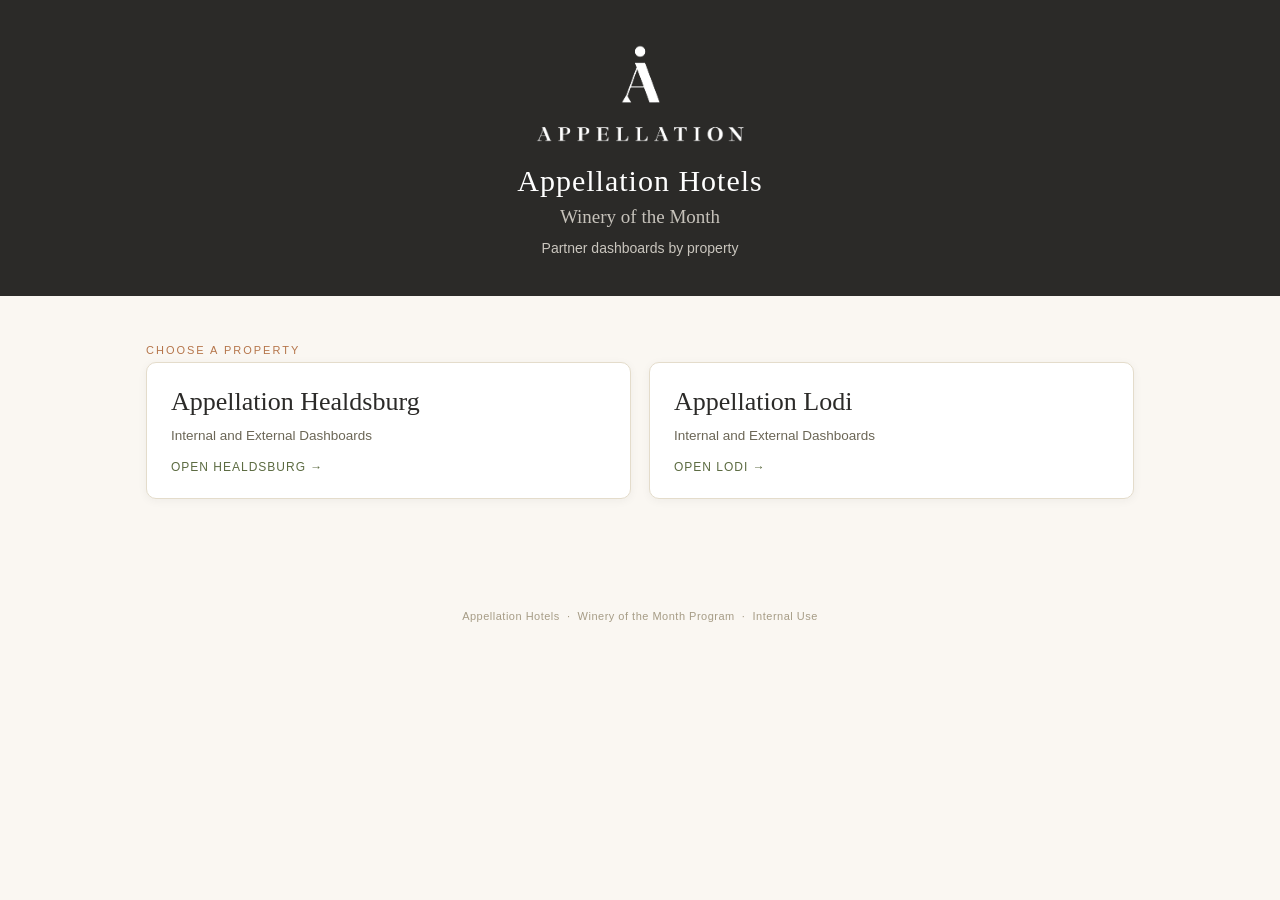
<file: index.html>
<!DOCTYPE html>
<html lang="en">
<head>
<meta charset="UTF-8">
<meta name="color-scheme" content="light">
<meta name="viewport" content="width=device-width, initial-scale=1">
<meta name="robots" content="noindex, nofollow">
<title>Appellation &middot; Winery of the Month</title>
<link rel="icon" type="image/png" href="assets/logo.png">
<link rel="stylesheet" href="assets/site.css">
</head>
<body data-audience="internal">
<header>
  <img class="logo" src="assets/logo.png" alt="Appellation">
  <h1><span class="prop">Appellation Hotels</span><span class="prog">Winery of the Month</span></h1>
  <p class="sub">Partner dashboards by property</p>
</header>
<main>
  <section class="group">
    <p class="group-label">Choose a property</p>
    <div class="cards">
    <div>
      <a class="card property-card" href="healdsburg/">
        <h3>Appellation Healdsburg</h3>
        <p>Internal and External Dashboards</p>
        <span class="go">Open Healdsburg &rarr;</span>
      </a>
    </div>
    <div>
      <a class="card property-card" href="lodi/">
        <h3>Appellation Lodi</h3>
        <p>Internal and External Dashboards</p>
        <span class="go">Open Lodi &rarr;</span>
      </a>
    </div>
    </div>
  </section>
</main>
<footer>Appellation Hotels &nbsp;&middot;&nbsp; Winery of the Month Program &nbsp;&middot;&nbsp; Internal Use</footer>
<script src="assets/site.js"></script>
</body>
</html>
</file>
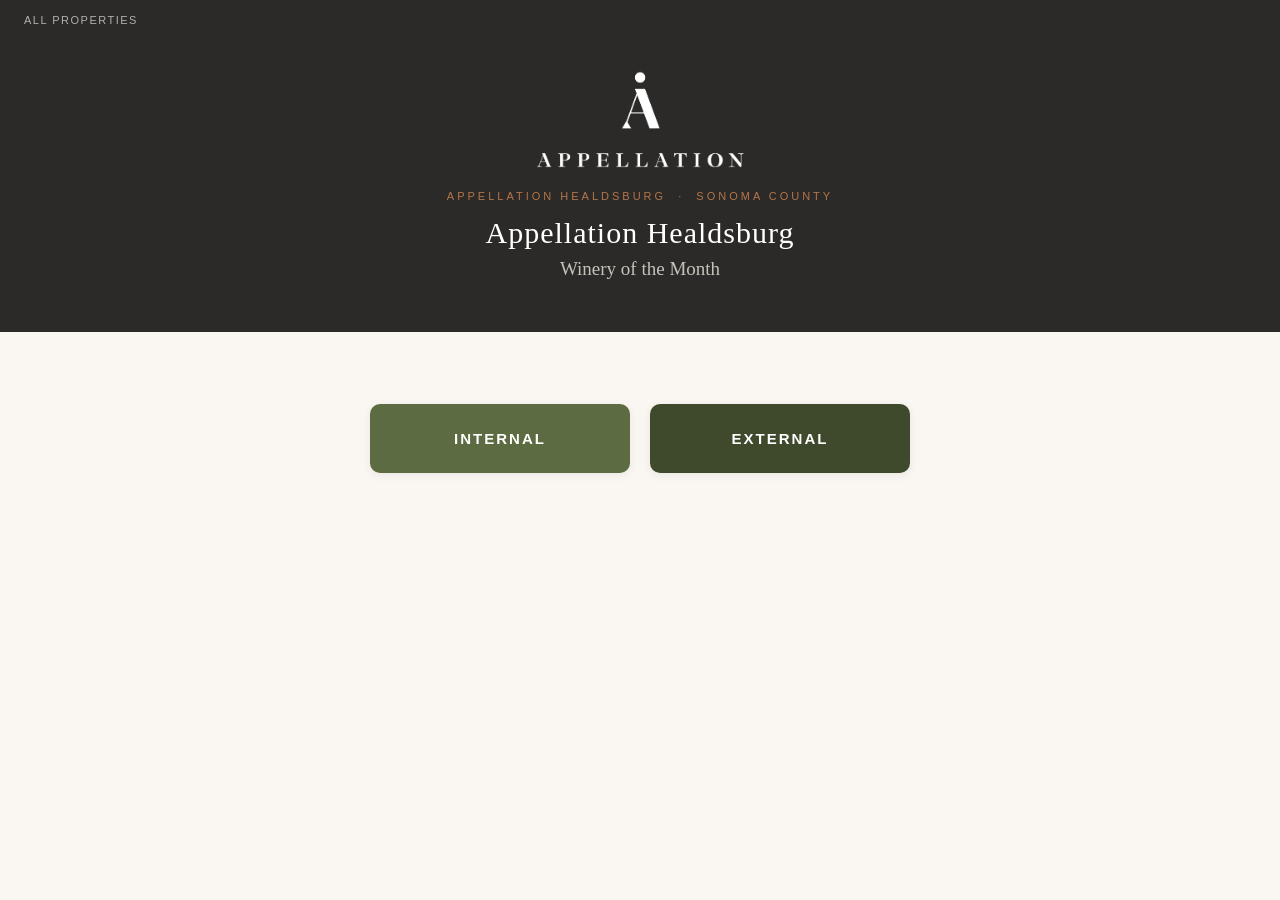
<file: healdsburg/index.html>
<!DOCTYPE html>
<html lang="en">
<head>
<meta charset="UTF-8">
<meta name="color-scheme" content="light">
<meta name="viewport" content="width=device-width, initial-scale=1">
<meta name="robots" content="noindex, nofollow">
<title>Appellation Healdsburg &middot; Winery of the Month</title>
<link rel="icon" type="image/png" href="../assets/logo.png">
<link rel="stylesheet" href="../assets/site.css">
</head>
<body data-audience="internal">
<nav class="topnav"><div><a href="../">All properties</a></div></nav>
<header>
  <img class="logo" src="../assets/logo.png" alt="Appellation">
  <p class="property-eyebrow">Appellation Healdsburg &nbsp;&middot;&nbsp; Sonoma County</p>
  <h1><span class="prop">Appellation Healdsburg</span><span class="prog">Winery of the Month</span></h1>
</header>
<main class="choice">
  <a class="choice-btn" href="../healdsburg/schedule/">Internal</a>
  <a class="choice-btn external" href="../healdsburg/partnership/">External</a>
</main>
<script src="../assets/site.js"></script>
</body>
</html>
</file>
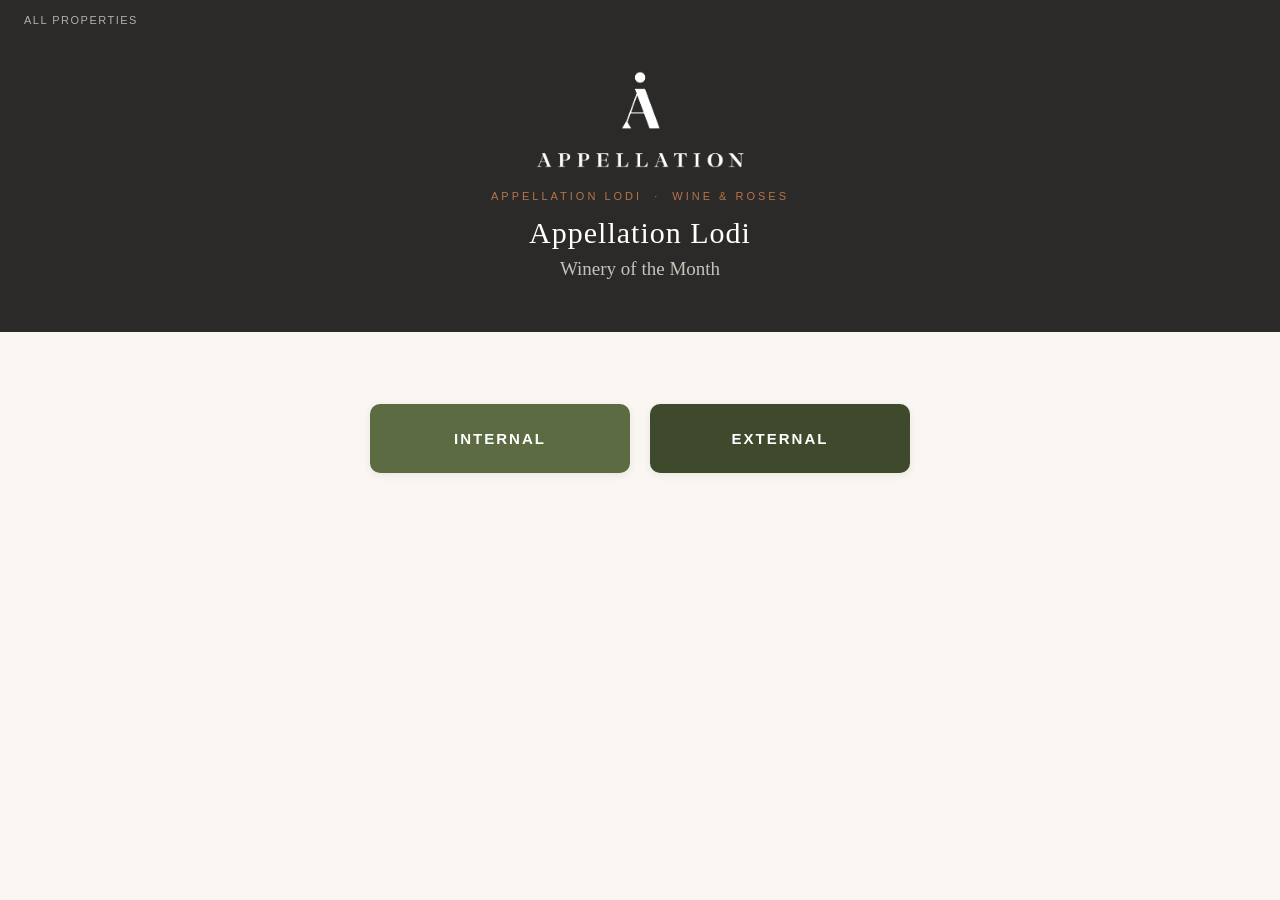
<file: lodi/index.html>
<!DOCTYPE html>
<html lang="en">
<head>
<meta charset="UTF-8">
<meta name="color-scheme" content="light">
<meta name="viewport" content="width=device-width, initial-scale=1">
<meta name="robots" content="noindex, nofollow">
<title>Appellation Lodi &middot; Winery of the Month</title>
<link rel="icon" type="image/png" href="../assets/logo.png">
<link rel="stylesheet" href="../assets/site.css">
</head>
<body data-audience="internal">
<nav class="topnav"><div><a href="../">All properties</a></div></nav>
<header>
  <img class="logo" src="../assets/logo.png" alt="Appellation">
  <p class="property-eyebrow">Appellation Lodi &nbsp;&middot;&nbsp; Wine &amp; Roses</p>
  <h1><span class="prop">Appellation Lodi</span><span class="prog">Winery of the Month</span></h1>
</header>
<main class="choice">
  <a class="choice-btn" href="../lodi/schedule/">Internal</a>
  <a class="choice-btn external" href="../lodi/partnership/">External</a>
</main>
<script src="../assets/site.js"></script>
</body>
</html>
</file>
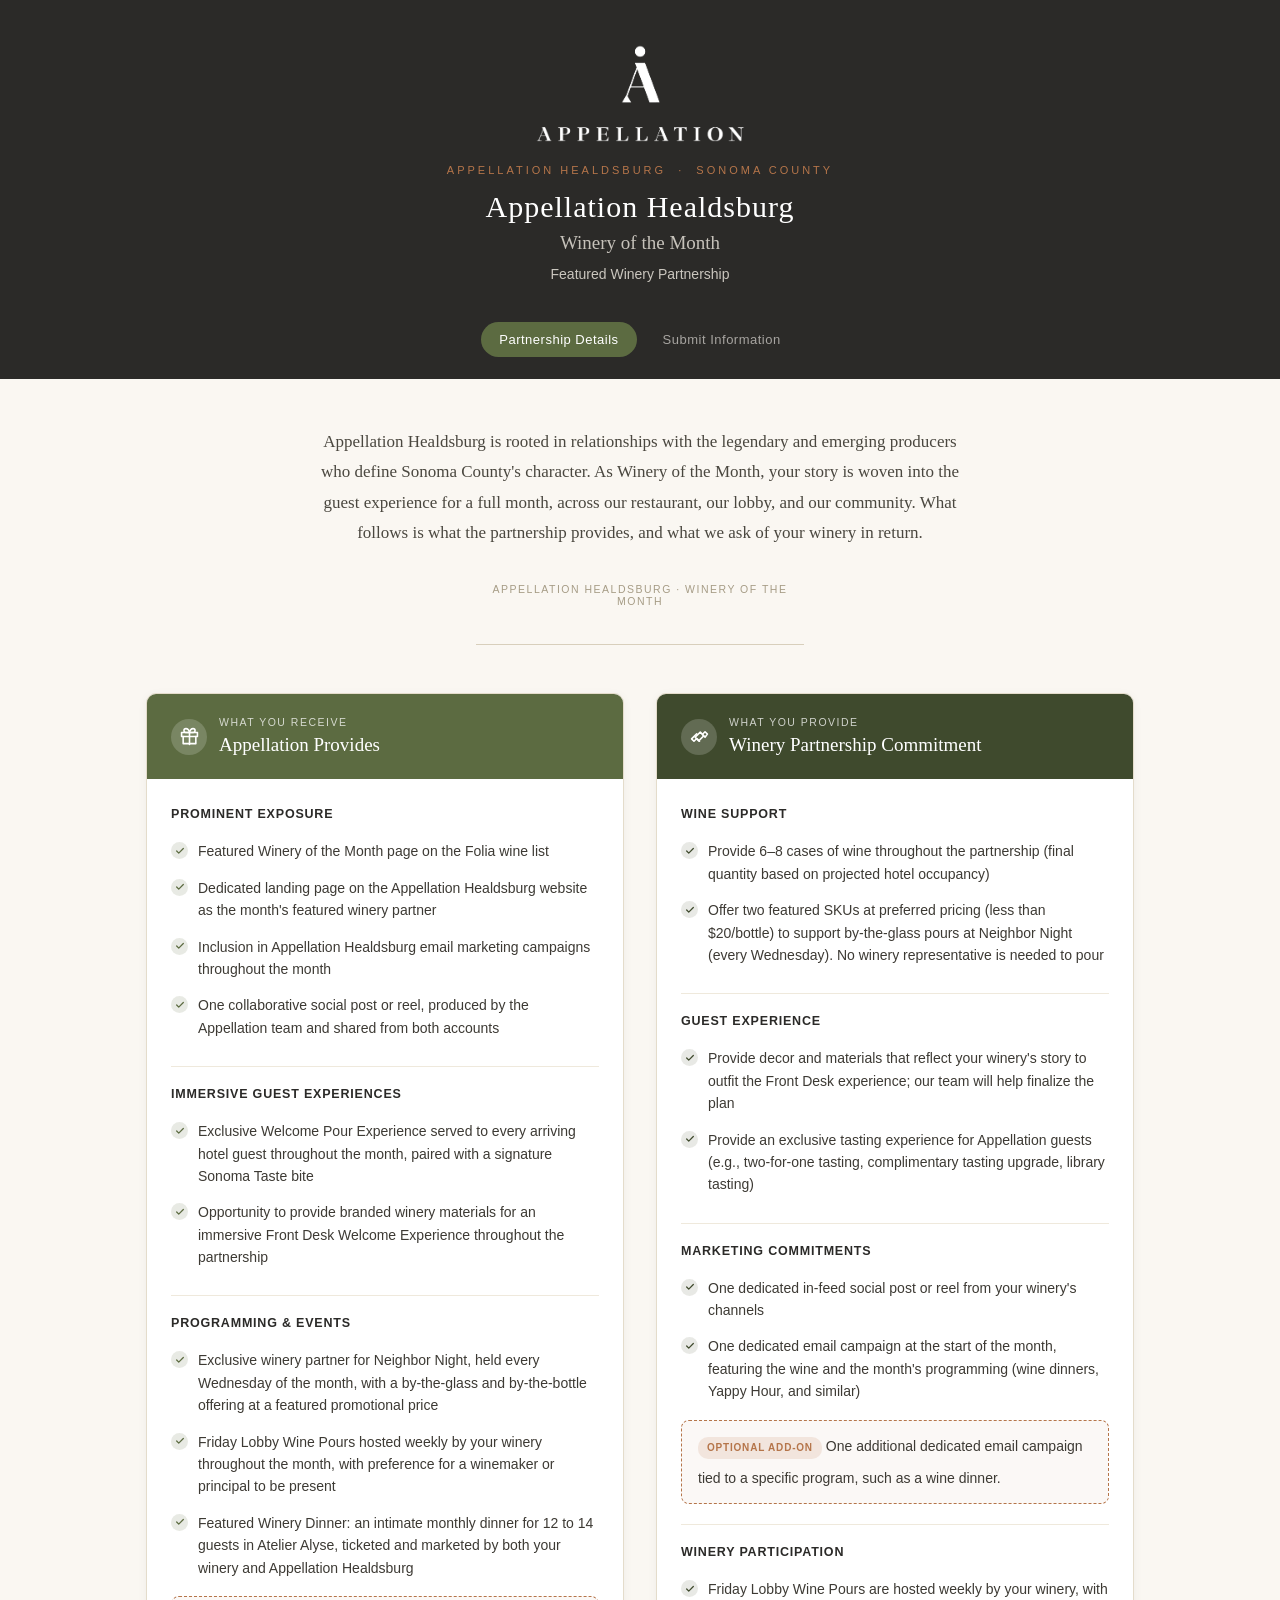
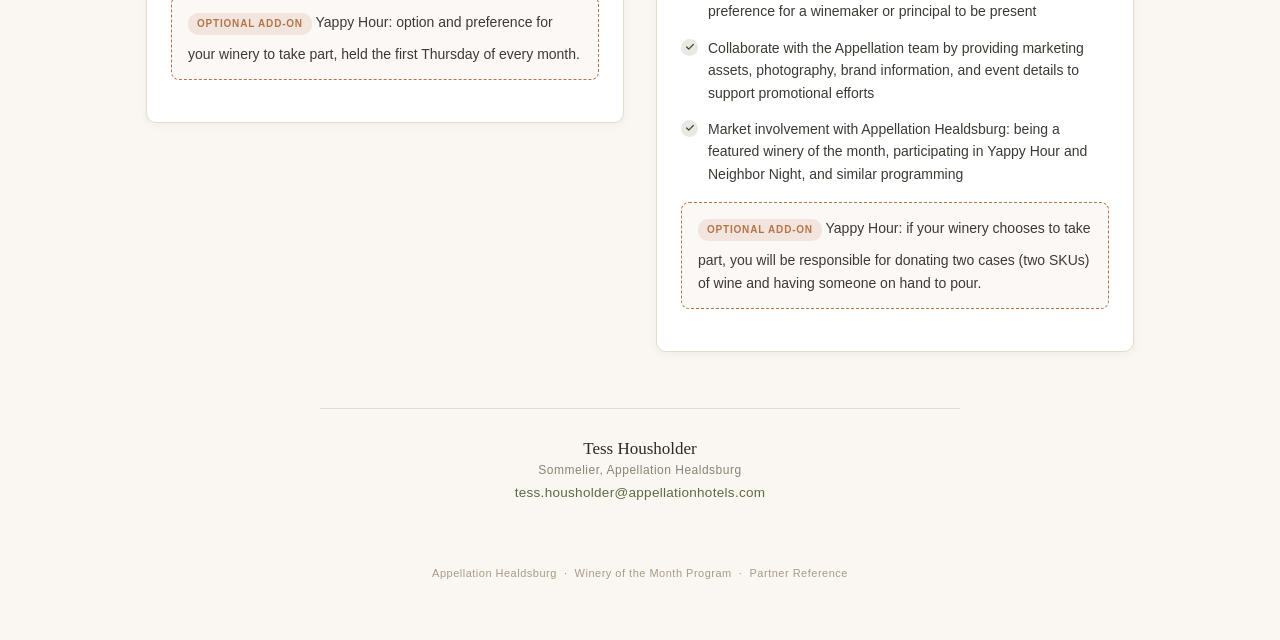
<file: partnership/index.html>
<!DOCTYPE html>
<html lang="en"><head><meta charset="UTF-8"><meta name="robots" content="noindex, nofollow">
<title>Moved</title>
<meta http-equiv="refresh" content="0; url=../healdsburg/partnership/">
<link rel="canonical" href="../healdsburg/partnership/">
<script>location.replace("../healdsburg/partnership/" + location.search + location.hash);</script>
</head><body style="font-family:Arial,sans-serif;background:#FAF7F2;color:#2B2A28;padding:40px">
This page has moved. <a href="../healdsburg/partnership/" style="color:#5C6B41">Continue</a>.
</body></html>
</file>
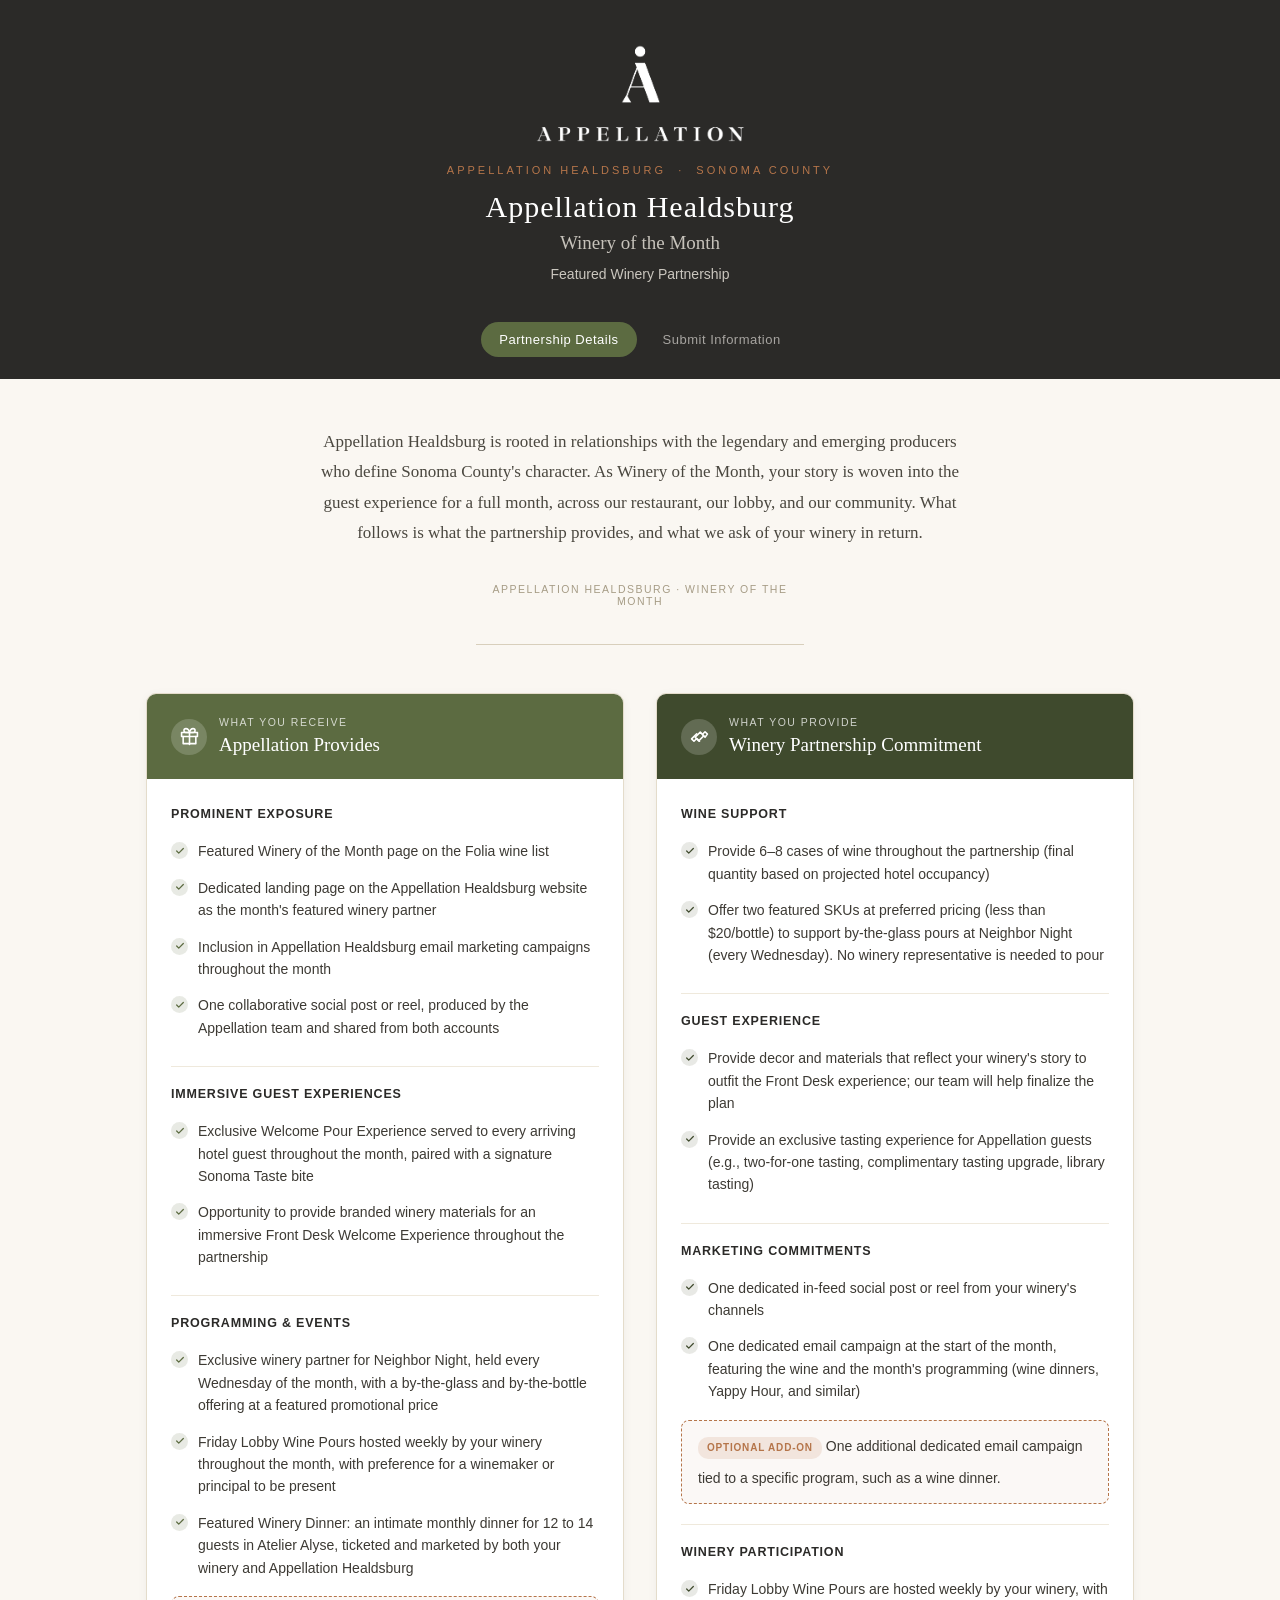
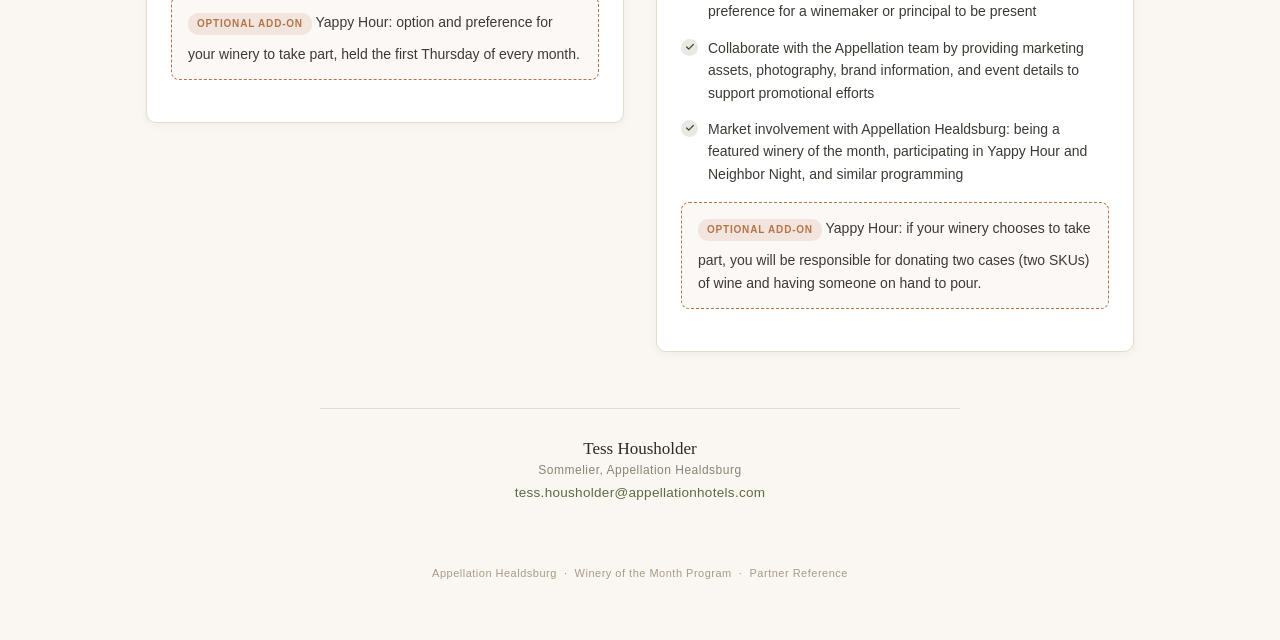
<file: healdsburg/partnership/index.html>
<!DOCTYPE html>
<html lang="en">
<head>
<meta charset="UTF-8">
<meta name="color-scheme" content="light">
<meta name="viewport" content="width=device-width, initial-scale=1">
<meta name="robots" content="noindex, nofollow">
<title>Appellation Healdsburg &middot; Winery of the Month Partnership</title>
<link rel="icon" type="image/png" href="../../assets/logo.png">
<link rel="stylesheet" href="../../assets/site.css">
</head>
<body data-audience="external">
<header>
  <img class="logo" src="../../assets/logo.png" alt="Appellation">
  <p class="property-eyebrow">Appellation Healdsburg &nbsp;&middot;&nbsp; Sonoma County</p>
  <h1><span class="prop">Appellation Healdsburg</span><span class="prog">Winery of the Month</span></h1>
  <p class="sub">Featured Winery Partnership</p>
</header>
<div class="tab-nav">
  <button class="tab-btn active" data-tab="details">Partnership Details</button>
  <button class="tab-btn" data-tab="submit">Submit Information</button>
</div>

<div id="tab-details" class="tab-panel active partner">
<div class="intro">Appellation Healdsburg is rooted in relationships with the legendary and emerging producers who define Sonoma County's character. As Winery of the Month, your story is woven into the guest experience for a full month, across our restaurant, our lobby, and our community. What follows is what the partnership provides, and what we ask of your winery in return.</div>
<div class="winery-field">
  <label>Appellation Healdsburg &middot; Winery of the Month</label>
  <div class="field-line"></div>
</div>
<main>
  <div class="columns">
    <div class="provides-col">
      <div class="value-card">
        <div class="card-header"><div class="icon-wrap"><svg viewBox="0 0 24 24" fill="none" stroke="white" stroke-width="2" stroke-linecap="round" stroke-linejoin="round"><path d="M20 12v9H4v-9"/><path d="M2 7h20v5H2z"/><path d="M12 22V7"/><path d="M12 7H7.5a2.5 2.5 0 0 1 0-5C11 2 12 7 12 7z"/><path d="M12 7h4.5a2.5 2.5 0 0 0 0-5C13 2 12 7 12 7z"/></svg></div><div class="card-title"><span class="kicker">What You Receive</span>Appellation Provides</div></div>
        <div class="card-body">
          <div class="subsection"><h3>Prominent Exposure</h3><ul>
            <li><span class="check"><svg viewBox="0 0 24 24" fill="none" stroke-width="3" stroke-linecap="round" stroke-linejoin="round"><polyline points="20 6 9 17 4 12"/></svg></span><span>Featured Winery of the Month page on the Folia wine list</span></li>
            <li><span class="check"><svg viewBox="0 0 24 24" fill="none" stroke-width="3" stroke-linecap="round" stroke-linejoin="round"><polyline points="20 6 9 17 4 12"/></svg></span><span>Dedicated landing page on the Appellation Healdsburg website as the month's featured winery partner</span></li>
            <li><span class="check"><svg viewBox="0 0 24 24" fill="none" stroke-width="3" stroke-linecap="round" stroke-linejoin="round"><polyline points="20 6 9 17 4 12"/></svg></span><span>Inclusion in Appellation Healdsburg email marketing campaigns throughout the month</span></li>
            <li><span class="check"><svg viewBox="0 0 24 24" fill="none" stroke-width="3" stroke-linecap="round" stroke-linejoin="round"><polyline points="20 6 9 17 4 12"/></svg></span><span>One collaborative social post or reel, produced by the Appellation team and shared from both accounts</span></li>
          </ul></div>
          <div class="subsection"><h3>Immersive Guest Experiences</h3><ul>
            <li><span class="check"><svg viewBox="0 0 24 24" fill="none" stroke-width="3" stroke-linecap="round" stroke-linejoin="round"><polyline points="20 6 9 17 4 12"/></svg></span><span>Exclusive Welcome Pour Experience served to every arriving hotel guest throughout the month, paired with a signature Sonoma Taste bite</span></li>
            <li><span class="check"><svg viewBox="0 0 24 24" fill="none" stroke-width="3" stroke-linecap="round" stroke-linejoin="round"><polyline points="20 6 9 17 4 12"/></svg></span><span>Opportunity to provide branded winery materials for an immersive Front Desk Welcome Experience throughout the partnership</span></li>
          </ul></div>
          <div class="subsection"><h3>Programming &amp; Events</h3><ul>
            <li><span class="check"><svg viewBox="0 0 24 24" fill="none" stroke-width="3" stroke-linecap="round" stroke-linejoin="round"><polyline points="20 6 9 17 4 12"/></svg></span><span>Exclusive winery partner for Neighbor Night, held every Wednesday of the month, with a by-the-glass and by-the-bottle offering at a featured promotional price</span></li>
            <li><span class="check"><svg viewBox="0 0 24 24" fill="none" stroke-width="3" stroke-linecap="round" stroke-linejoin="round"><polyline points="20 6 9 17 4 12"/></svg></span><span>Friday Lobby Wine Pours hosted weekly by your winery throughout the month, with preference for a winemaker or principal to be present</span></li>
            <li><span class="check"><svg viewBox="0 0 24 24" fill="none" stroke-width="3" stroke-linecap="round" stroke-linejoin="round"><polyline points="20 6 9 17 4 12"/></svg></span><span>Featured Winery Dinner: an intimate monthly dinner for 12 to 14 guests in Atelier Alyse, ticketed and marketed by both your winery and Appellation Healdsburg</span></li>
            <li class="addon-item"><span class="addon-badge">Optional Add-On</span> Yappy Hour: option and preference for your winery to take part, held the first Thursday of every month.</li>
          </ul></div>
        </div>
      </div>
    </div>
    <div class="commits-col">
      <div class="value-card">
        <div class="card-header"><div class="icon-wrap"><svg viewBox="0 0 24 24" fill="none" stroke="white" stroke-width="2" stroke-linecap="round" stroke-linejoin="round"><path d="M8.5 8.5 2 15l3 3 3.5-3.5"/><path d="m22 9-3-3-3.5 3.5L19 13z"/><path d="M13 6.5 17.5 11 11 17.5 6.5 13z"/><path d="m9 15 3 3"/></svg></div><div class="card-title"><span class="kicker">What You Provide</span>Winery Partnership Commitment</div></div>
        <div class="card-body">
          <div class="subsection"><h3>Wine Support</h3><ul>
            <li><span class="check"><svg viewBox="0 0 24 24" fill="none" stroke-width="3" stroke-linecap="round" stroke-linejoin="round"><polyline points="20 6 9 17 4 12"/></svg></span><span>Provide 6&ndash;8 cases of wine throughout the partnership (final quantity based on projected hotel occupancy)</span></li>
            <li><span class="check"><svg viewBox="0 0 24 24" fill="none" stroke-width="3" stroke-linecap="round" stroke-linejoin="round"><polyline points="20 6 9 17 4 12"/></svg></span><span>Offer two featured SKUs at preferred pricing (less than $20/bottle) to support by-the-glass pours at Neighbor Night (every Wednesday). No winery representative is needed to pour</span></li>
          </ul></div>
          <div class="subsection"><h3>Guest Experience</h3><ul>
            <li><span class="check"><svg viewBox="0 0 24 24" fill="none" stroke-width="3" stroke-linecap="round" stroke-linejoin="round"><polyline points="20 6 9 17 4 12"/></svg></span><span>Provide decor and materials that reflect your winery's story to outfit the Front Desk experience; our team will help finalize the plan</span></li>
            <li><span class="check"><svg viewBox="0 0 24 24" fill="none" stroke-width="3" stroke-linecap="round" stroke-linejoin="round"><polyline points="20 6 9 17 4 12"/></svg></span><span>Provide an exclusive tasting experience for Appellation guests (e.g., two-for-one tasting, complimentary tasting upgrade, library tasting)</span></li>
          </ul></div>
          <div class="subsection"><h3>Marketing Commitments</h3><ul>
            <li><span class="check"><svg viewBox="0 0 24 24" fill="none" stroke-width="3" stroke-linecap="round" stroke-linejoin="round"><polyline points="20 6 9 17 4 12"/></svg></span><span>One dedicated in-feed social post or reel from your winery's channels</span></li>
            <li><span class="check"><svg viewBox="0 0 24 24" fill="none" stroke-width="3" stroke-linecap="round" stroke-linejoin="round"><polyline points="20 6 9 17 4 12"/></svg></span><span>One dedicated email campaign at the start of the month, featuring the wine and the month's programming (wine dinners, Yappy Hour, and similar)</span></li>
            <li class="addon-item"><span class="addon-badge">Optional Add-On</span> One additional dedicated email campaign tied to a specific program, such as a wine dinner.</li>
          </ul></div>
          <div class="subsection"><h3>Winery Participation</h3><ul>
            <li><span class="check"><svg viewBox="0 0 24 24" fill="none" stroke-width="3" stroke-linecap="round" stroke-linejoin="round"><polyline points="20 6 9 17 4 12"/></svg></span><span>Friday Lobby Wine Pours are hosted weekly by your winery, with preference for a winemaker or principal to be present</span></li>
            <li><span class="check"><svg viewBox="0 0 24 24" fill="none" stroke-width="3" stroke-linecap="round" stroke-linejoin="round"><polyline points="20 6 9 17 4 12"/></svg></span><span>Collaborate with the Appellation team by providing marketing assets, photography, brand information, and event details to support promotional efforts</span></li>
            <li><span class="check"><svg viewBox="0 0 24 24" fill="none" stroke-width="3" stroke-linecap="round" stroke-linejoin="round"><polyline points="20 6 9 17 4 12"/></svg></span><span>Market involvement with Appellation Healdsburg: being a featured winery of the month, participating in Yappy Hour and Neighbor Night, and similar programming</span></li>
            <li class="addon-item"><span class="addon-badge">Optional Add-On</span> Yappy Hour: if your winery chooses to take part, you will be responsible for donating two cases (two SKUs) of wine and having someone on hand to pour.</li>
          </ul></div>
        </div>
      </div>
    </div>
  </div>
  <div class="closing">
    <div class="contact-name">Tess Housholder</div>
    <div class="contact-title">Sommelier, Appellation Healdsburg</div>
    <div class="contact-email"><a href="mailto:tess.housholder@appellationhotels.com">tess.housholder@appellationhotels.com</a></div>
  </div>
</main>
</div>

<div id="tab-submit" class="tab-panel">
  <div class="submit-wrap">
    <h2>Submit Your Information</h2>
    <p>Use the form below to share marketing assets, photography, brand information, and event details for your Appellation Healdsburg Winery of the Month partnership.</p>
    <a class="submit-btn" href="https://forms.clickup.com/9014048227/f/8cmexf3-4694/T38F7WBXB4CP6O7K2R" target="_blank" rel="noopener">Submit Info</a>
  </div>
</div>

<footer>Appellation Healdsburg &nbsp;&middot;&nbsp; Winery of the Month Program &nbsp;&middot;&nbsp; Partner Reference</footer>
<script src="../../assets/site.js"></script>
</body>
</html>
</file>
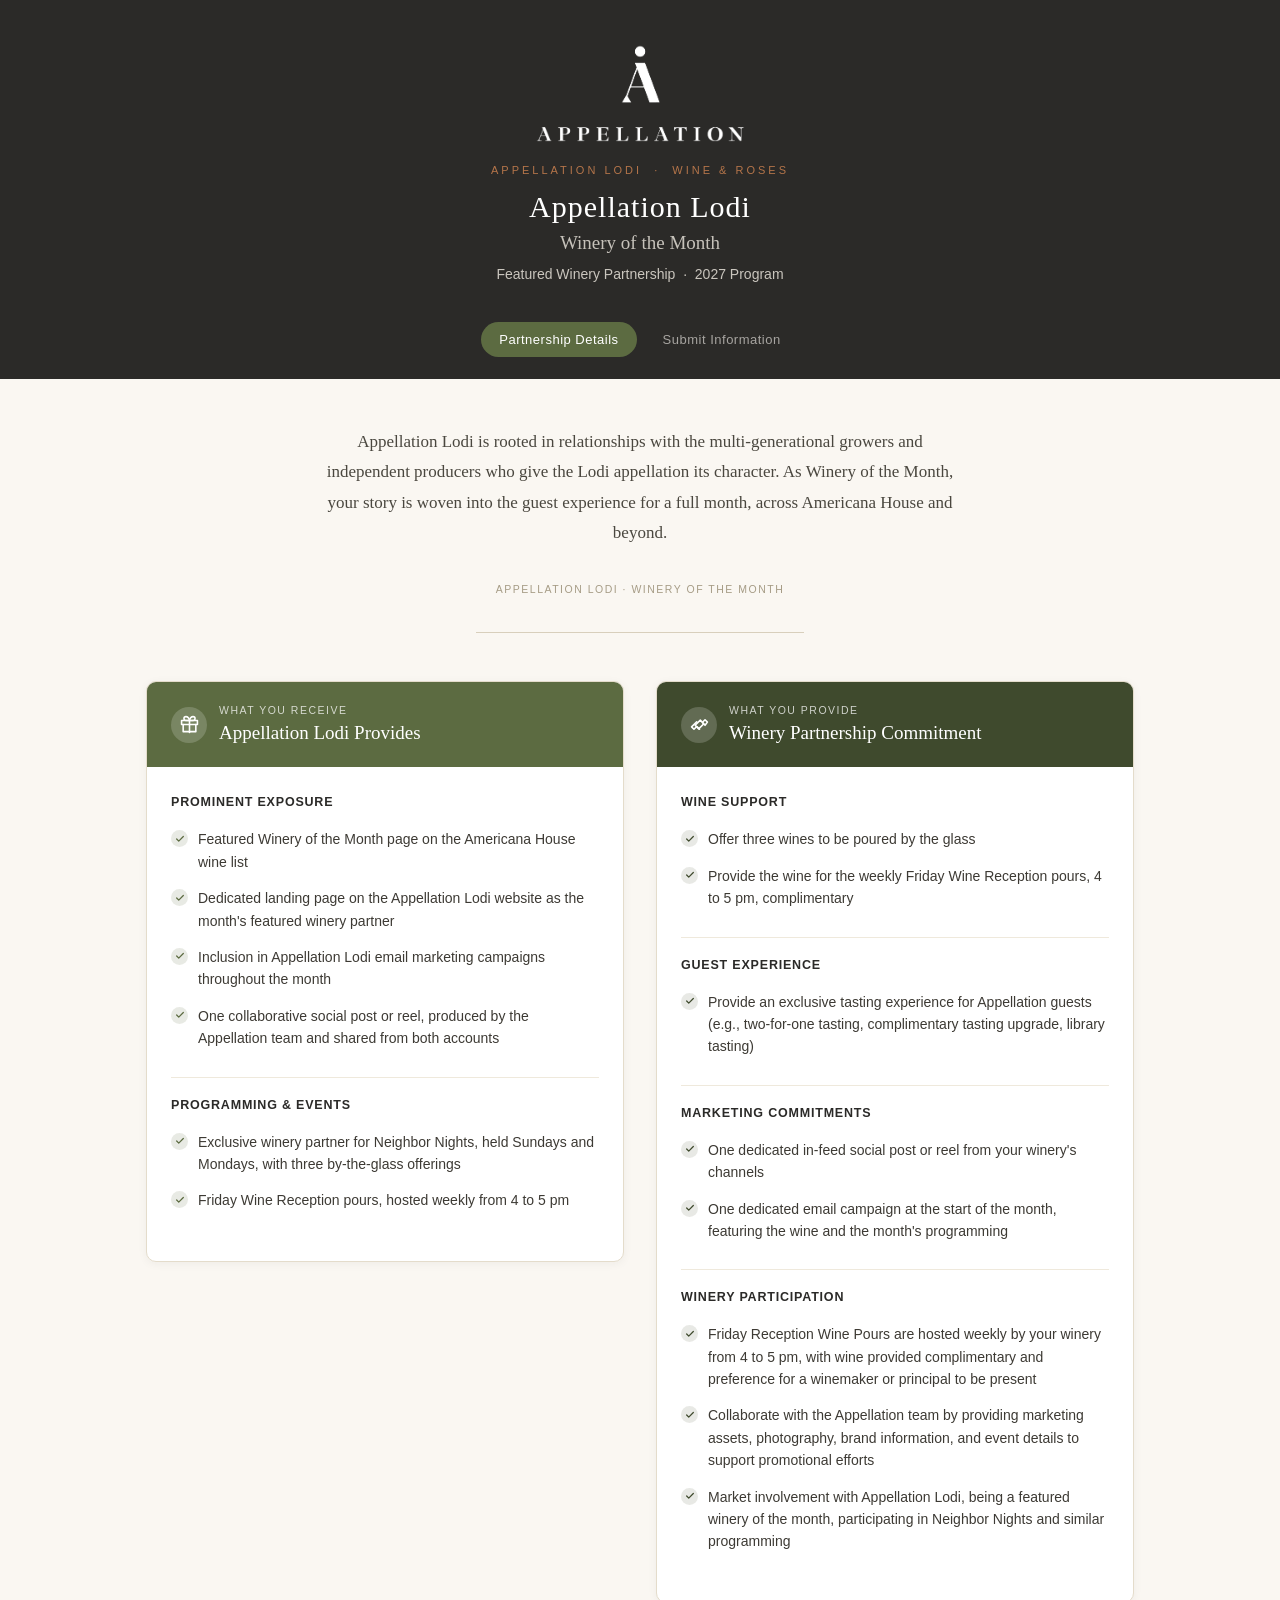
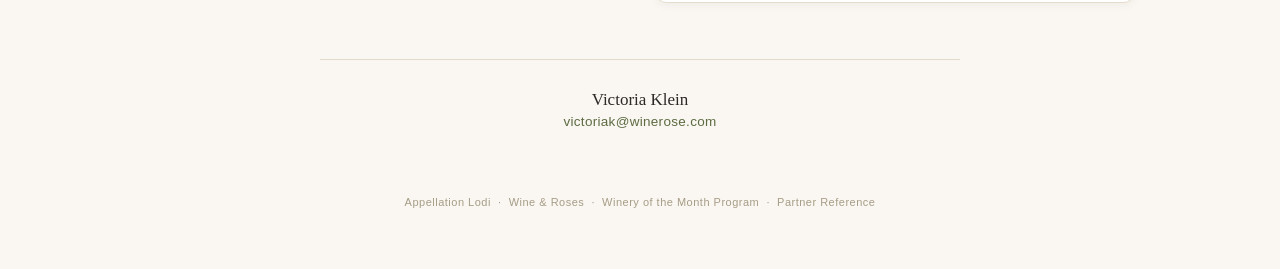
<file: lodi/partnership/index.html>
<!DOCTYPE html>
<html lang="en">
<head>
<meta charset="UTF-8">
<meta name="color-scheme" content="light">
<meta name="viewport" content="width=device-width, initial-scale=1">
<meta name="robots" content="noindex, nofollow">
<title>Appellation Lodi &middot; Winery of the Month Partnership</title>
<link rel="icon" type="image/png" href="../../assets/logo.png">
<link rel="stylesheet" href="../../assets/site.css">
</head>
<body data-audience="external">
<header>
  <img class="logo" src="../../assets/logo.png" alt="Appellation">
  <p class="property-eyebrow">Appellation Lodi &nbsp;&middot;&nbsp; Wine &amp; Roses</p>
  <h1><span class="prop">Appellation Lodi</span><span class="prog">Winery of the Month</span></h1>
  <p class="sub">Featured Winery Partnership &nbsp;&middot;&nbsp; 2027 Program</p>
</header>
<div class="tab-nav">
  <button class="tab-btn active" data-tab="details">Partnership Details</button>
  <button class="tab-btn" data-tab="submit">Submit Information</button>
</div>

<div id="tab-details" class="tab-panel active partner">
<div class="intro">Appellation Lodi is rooted in relationships with the multi-generational growers and independent producers who give the Lodi appellation its character. As Winery of the Month, your story is woven into the guest experience for a full month, across Americana House and beyond.</div>
<div class="winery-field">
  <label>Appellation Lodi &middot; Winery of the Month</label>
  <div class="field-line"></div>
</div>
<main>
  <div class="columns">
    <div class="provides-col">
      <div class="value-card">
        <div class="card-header"><div class="icon-wrap"><svg viewBox="0 0 24 24" fill="none" stroke="white" stroke-width="2" stroke-linecap="round" stroke-linejoin="round"><path d="M20 12v9H4v-9"/><path d="M2 7h20v5H2z"/><path d="M12 22V7"/><path d="M12 7H7.5a2.5 2.5 0 0 1 0-5C11 2 12 7 12 7z"/><path d="M12 7h4.5a2.5 2.5 0 0 0 0-5C13 2 12 7 12 7z"/></svg></div><div class="card-title"><span class="kicker">What You Receive</span>Appellation Lodi Provides</div></div>
        <div class="card-body">
          <div class="subsection"><h3>Prominent Exposure</h3><ul>
            <li><span class="check"><svg viewBox="0 0 24 24" fill="none" stroke-width="3" stroke-linecap="round" stroke-linejoin="round"><polyline points="20 6 9 17 4 12"/></svg></span><span>Featured Winery of the Month page on the Americana House wine list</span></li>
            <li><span class="check"><svg viewBox="0 0 24 24" fill="none" stroke-width="3" stroke-linecap="round" stroke-linejoin="round"><polyline points="20 6 9 17 4 12"/></svg></span><span>Dedicated landing page on the Appellation Lodi website as the month's featured winery partner</span></li>
            <li><span class="check"><svg viewBox="0 0 24 24" fill="none" stroke-width="3" stroke-linecap="round" stroke-linejoin="round"><polyline points="20 6 9 17 4 12"/></svg></span><span>Inclusion in Appellation Lodi email marketing campaigns throughout the month</span></li>
            <li><span class="check"><svg viewBox="0 0 24 24" fill="none" stroke-width="3" stroke-linecap="round" stroke-linejoin="round"><polyline points="20 6 9 17 4 12"/></svg></span><span>One collaborative social post or reel, produced by the Appellation team and shared from both accounts</span></li>
          </ul></div>
          <div class="subsection"><h3>Programming &amp; Events</h3><ul>
            <li><span class="check"><svg viewBox="0 0 24 24" fill="none" stroke-width="3" stroke-linecap="round" stroke-linejoin="round"><polyline points="20 6 9 17 4 12"/></svg></span><span>Exclusive winery partner for Neighbor Nights, held Sundays and Mondays, with three by-the-glass offerings</span></li>
            <li><span class="check"><svg viewBox="0 0 24 24" fill="none" stroke-width="3" stroke-linecap="round" stroke-linejoin="round"><polyline points="20 6 9 17 4 12"/></svg></span><span>Friday Wine Reception pours, hosted weekly from 4 to 5 pm</span></li>
          </ul></div>
        </div>
      </div>
    </div>
    <div class="commits-col">
      <div class="value-card">
        <div class="card-header"><div class="icon-wrap"><svg viewBox="0 0 24 24" fill="none" stroke="white" stroke-width="2" stroke-linecap="round" stroke-linejoin="round"><path d="M8.5 8.5 2 15l3 3 3.5-3.5"/><path d="m22 9-3-3-3.5 3.5L19 13z"/><path d="M13 6.5 17.5 11 11 17.5 6.5 13z"/><path d="m9 15 3 3"/></svg></div><div class="card-title"><span class="kicker">What You Provide</span>Winery Partnership Commitment</div></div>
        <div class="card-body">
          <div class="subsection"><h3>Wine Support</h3><ul>
            <li><span class="check"><svg viewBox="0 0 24 24" fill="none" stroke-width="3" stroke-linecap="round" stroke-linejoin="round"><polyline points="20 6 9 17 4 12"/></svg></span><span>Offer three wines to be poured by the glass</span></li>
            <li><span class="check"><svg viewBox="0 0 24 24" fill="none" stroke-width="3" stroke-linecap="round" stroke-linejoin="round"><polyline points="20 6 9 17 4 12"/></svg></span><span>Provide the wine for the weekly Friday Wine Reception pours, 4 to 5 pm, complimentary</span></li>
          </ul></div>
          <div class="subsection"><h3>Guest Experience</h3><ul>
            <li><span class="check"><svg viewBox="0 0 24 24" fill="none" stroke-width="3" stroke-linecap="round" stroke-linejoin="round"><polyline points="20 6 9 17 4 12"/></svg></span><span>Provide an exclusive tasting experience for Appellation guests (e.g., two-for-one tasting, complimentary tasting upgrade, library tasting)</span></li>
          </ul></div>
          <div class="subsection"><h3>Marketing Commitments</h3><ul>
            <li><span class="check"><svg viewBox="0 0 24 24" fill="none" stroke-width="3" stroke-linecap="round" stroke-linejoin="round"><polyline points="20 6 9 17 4 12"/></svg></span><span>One dedicated in-feed social post or reel from your winery's channels</span></li>
            <li><span class="check"><svg viewBox="0 0 24 24" fill="none" stroke-width="3" stroke-linecap="round" stroke-linejoin="round"><polyline points="20 6 9 17 4 12"/></svg></span><span>One dedicated email campaign at the start of the month, featuring the wine and the month's programming</span></li>
          </ul></div>
          <div class="subsection"><h3>Winery Participation</h3><ul>
            <li><span class="check"><svg viewBox="0 0 24 24" fill="none" stroke-width="3" stroke-linecap="round" stroke-linejoin="round"><polyline points="20 6 9 17 4 12"/></svg></span><span>Friday Reception Wine Pours are hosted weekly by your winery from 4 to 5 pm, with wine provided complimentary and preference for a winemaker or principal to be present</span></li>
            <li><span class="check"><svg viewBox="0 0 24 24" fill="none" stroke-width="3" stroke-linecap="round" stroke-linejoin="round"><polyline points="20 6 9 17 4 12"/></svg></span><span>Collaborate with the Appellation team by providing marketing assets, photography, brand information, and event details to support promotional efforts</span></li>
            <li><span class="check"><svg viewBox="0 0 24 24" fill="none" stroke-width="3" stroke-linecap="round" stroke-linejoin="round"><polyline points="20 6 9 17 4 12"/></svg></span><span>Market involvement with Appellation Lodi, being a featured winery of the month, participating in Neighbor Nights and similar programming</span></li>
          </ul></div>
        </div>
      </div>
    </div>
  </div>
  <div class="closing">
    <div class="contact-name">Victoria Klein</div>
    <div class="contact-email"><a href="mailto:victoriak@winerose.com">victoriak@winerose.com</a></div>
  </div>
</main>
</div>

<div id="tab-submit" class="tab-panel">
  <div class="submit-wrap">
    <h2>Submit Your Information</h2>
    <p>Use the form below to share marketing assets, photography, brand information, and event details for your Appellation Lodi Winery of the Month partnership.</p>
    <a class="submit-btn" href="https://forms.clickup.com/9014048227/f/8cmexf3-4974/FULVFIN59G0BM1XJEO" target="_blank" rel="noopener">Submit Info</a>
  </div>
</div>

<footer>Appellation Lodi &nbsp;&middot;&nbsp; Wine &amp; Roses &nbsp;&middot;&nbsp; Winery of the Month Program &nbsp;&middot;&nbsp; Partner Reference</footer>
<script src="../../assets/site.js"></script>
</body>
</html>
</file>
<file: assets/site.css>
/* Appellation Winery of the Month: one stylesheet for every page. */
:root {
  --cast-iron: #2B2A28;
  --copper: #B5754A;
  --green: #5C6B41;
  --green-dark: #3F4A2D;
  --green-tint: #EEF0E7;
  --linen: #F2EDE4;
  --mustard: #C9A227;
  --off-white: #FAF7F2;
  --rule: #EFE9DC;
  --border: #E4DCCB;
  --muted: #A69C86;
  --body: #3D3A34;
  color-scheme: light;
}
* { box-sizing: border-box; }
html { background: var(--off-white); }
body {
  margin: 0;
  font-family: Georgia, 'Times New Roman', serif;
  background: var(--off-white);
  color: var(--cast-iron);
  -webkit-font-smoothing: antialiased;
}
a { color: var(--green); }

/* ---------- header ---------- */
.topnav {
  background: var(--cast-iron);
  padding: 14px 24px 0;
  font-family: Arial, Helvetica, sans-serif;
  font-size: 11px;
  letter-spacing: 1.5px;
  text-transform: uppercase;
  display: flex;
  justify-content: space-between;
  align-items: center;
  gap: 12px;
  flex-wrap: wrap;
}
.topnav a { color: rgba(250,247,242,0.65); text-decoration: none; }
.topnav a:hover { color: var(--off-white); }
.topnav .crumb-sep { color: rgba(250,247,242,0.35); margin: 0 8px; }
.audience {
  font-family: Arial, Helvetica, sans-serif;
  font-size: 10px;
  letter-spacing: 1.5px;
  text-transform: uppercase;
  padding: 4px 10px;
  border-radius: 10px;
  white-space: nowrap;
}
.audience.internal { background: rgba(181,117,74,0.22); color: #E2B08C; }
.audience.external { background: rgba(92,107,65,0.35); color: #D3DBBF; }

header {
  background: var(--cast-iron);
  color: var(--off-white);
  padding: 44px 24px 40px;
  text-align: center;
}
.logo {
  width: 210px;
  max-width: 60%;
  height: auto;
  margin: 0 auto 22px;
  display: block;
}
.property-eyebrow {
  font-family: Arial, Helvetica, sans-serif;
  font-size: 11px;
  letter-spacing: 3px;
  text-transform: uppercase;
  color: var(--copper);
  margin: 0 0 14px;
}
header h1 { font-weight: 400; margin: 0 0 12px; }
header h1 .prop { display: block; font-size: 30px; color: #fff; letter-spacing: 1px; }
header h1 .prog { display: block; font-size: 19px; color: var(--linen); opacity: .78; margin-top: 8px; }
header p.sub {
  font-family: Arial, Helvetica, sans-serif;
  font-size: 14px;
  color: var(--linen);
  opacity: 0.8;
  margin: 0;
}

/* ---------- tabs ---------- */
.tab-nav {
  display: flex;
  justify-content: center;
  flex-wrap: wrap;
  gap: 8px;
  background: var(--cast-iron);
  padding: 0 16px 22px;
}
.tab-btn {
  font-family: Arial, Helvetica, sans-serif;
  font-size: 13px;
  letter-spacing: 0.5px;
  color: rgba(250,247,242,0.6);
  background: transparent;
  border: none;
  padding: 10px 18px;
  border-radius: 20px;
  cursor: pointer;
  transition: background 0.15s, color 0.15s;
}
.tab-btn:hover { color: var(--off-white); }
.tab-btn.active { background: var(--green); color: white; }
.tab-panel { display: none; }
.tab-panel.active { display: block; }

main {
  max-width: 1020px;
  margin: 0 auto;
  padding: 48px 16px 20px;
}

footer {
  text-align: center;
  font-family: Arial, Helvetica, sans-serif;
  font-size: 11px;
  letter-spacing: 0.5px;
  color: var(--muted);
  padding: 44px 20px 56px;
  line-height: 1.8;
}

.tbd-text { color: var(--muted); font-style: italic; }

/* ---------- sign-in bar (contact gate) ---------- */
.authbar {
  max-width: 1020px;
  margin: 24px auto 0;
  padding: 10px 16px;
  display: flex;
  flex-wrap: wrap;
  align-items: center;
  gap: 10px;
  background: #fff;
  border: 1px solid #E3DACB;
  border-radius: 10px;
  font-family: Arial, Helvetica, sans-serif;
  font-size: 13px;
}
.authwrap { padding: 0 16px; }
.authbar .ab-note { flex: 1 1 320px; color: #6B6459; }
.authbar input {
  font-family: inherit;
  font-size: 13px;
  padding: 7px 10px;
  border: 1px solid #DCD2C2;
  border-radius: 6px;
  background: var(--off-white);
  color: var(--cast-iron);
  min-width: 0;
  flex: 1 1 200px;
}
.authbar input:focus { outline: none; border-color: var(--copper); }
.authbar button {
  font-family: inherit;
  font-size: 12px;
  letter-spacing: .06em;
  text-transform: uppercase;
  padding: 8px 14px;
  border: none;
  border-radius: 6px;
  background: var(--copper);
  color: #fff;
  cursor: pointer;
}
.authbar button.ghost { background: transparent; color: var(--green); border: 1px solid #C7CBB6; }
.authbar button:hover { opacity: .88; }
.authbar .ab-msg { flex: 1 1 100%; font-size: 12px; color: #6B6459; }
.authbar .ab-msg:empty { display: none; }
.authbar .ab-msg.err { color: #9B3B1F; }
.hidden { display: none !important; }

/* ---------- schedule ---------- */
.legend {
  display: flex;
  gap: 22px;
  justify-content: center;
  margin-bottom: 36px;
  font-family: Arial, Helvetica, sans-serif;
  font-size: 12px;
  flex-wrap: wrap;
  color: #6B6656;
}
.legend span { display: inline-flex; align-items: center; gap: 7px; }
.status-dot { width: 9px; height: 9px; border-radius: 50%; display: inline-block; flex-shrink: 0; }
.status-dot.confirmed { background: var(--green); }
.status-dot.pending { background: var(--copper); }
.status-dot.tbd { background: #C9C2B4; }

.month-grid { display: grid; grid-template-columns: 1fr; gap: 24px; margin-bottom: 40px; }

.value-card {
  background: white;
  border-radius: 10px;
  border: 1px solid var(--border);
  overflow: hidden;
  box-shadow: 0 2px 10px rgba(43,42,40,0.05);
}
.value-card.is-tbd .card-header { background: #8C8576; }
.card-header {
  display: flex;
  align-items: center;
  justify-content: space-between;
  flex-wrap: wrap;
  gap: 12px;
  padding: 20px 24px;
  color: white;
  background: var(--green);
}
.card-header .month-title { display: flex; align-items: center; gap: 14px; }
.icon-wrap {
  width: 36px;
  height: 36px;
  border-radius: 50%;
  background: rgba(255,255,255,0.18);
  display: flex;
  align-items: center;
  justify-content: center;
  flex-shrink: 0;
}
.icon-wrap svg { width: 19px; height: 19px; }
.card-header h2 { font-family: Georgia, serif; font-size: 19px; font-weight: 400; margin: 0; }
.quarter-tag {
  font-family: Arial, Helvetica, sans-serif;
  font-size: 10.5px;
  letter-spacing: 1.5px;
  text-transform: uppercase;
  background: rgba(255,255,255,0.16);
  padding: 5px 12px;
  border-radius: 12px;
}
.card-body { padding: 22px 24px 24px; }

.featured-row {
  display: flex;
  justify-content: space-between;
  align-items: flex-start;
  gap: 16px;
  flex-wrap: wrap;
  padding-bottom: 18px;
  border-bottom: 1px solid var(--rule);
  margin-bottom: 18px;
}
.featured-label {
  font-family: Arial, Helvetica, sans-serif;
  font-size: 10.5px;
  letter-spacing: 1.5px;
  text-transform: uppercase;
  color: #8A8375;
  margin-bottom: 5px;
}
.featured-name { font-family: Georgia, serif; font-size: 22px; }
.featured-name.tbd-name { color: var(--muted); font-style: italic; }
.status-badge {
  font-family: Arial, Helvetica, sans-serif;
  font-size: 11px;
  letter-spacing: 0.5px;
  padding: 5px 12px;
  border-radius: 12px;
  white-space: nowrap;
}
.status-badge.confirmed { background: rgba(92,107,65,0.12); color: var(--green); }
.status-badge.pending { background: rgba(181,117,74,0.14); color: var(--copper); }
.status-badge.tbd { background: var(--rule); color: #8A8375; }

.sub-programs {
  display: grid;
  grid-template-columns: repeat(auto-fit, minmax(190px, 1fr));
  gap: 20px 24px;
}
.sub-programs h3 {
  font-family: Arial, Helvetica, sans-serif;
  font-size: 11.5px;
  font-weight: 700;
  letter-spacing: 0.8px;
  text-transform: uppercase;
  margin: 0 0 10px;
}
.sub-programs ul { margin: 0; padding: 0; list-style: none; }
.sub-programs li {
  display: flex;
  align-items: flex-start;
  gap: 9px;
  font-family: Arial, Helvetica, sans-serif;
  font-size: 13px;
  line-height: 1.55;
  color: var(--body);
  padding: 3px 0;
}
.sub-programs li .status-dot { margin-top: 5px; }

.winery-details { margin-top: 20px; padding-top: 18px; border-top: 1px solid var(--rule); }
.wd-label {
  font-family: Arial, Helvetica, sans-serif;
  font-size: 11px;
  font-weight: 700;
  letter-spacing: 1px;
  text-transform: uppercase;
  color: var(--green);
  margin-bottom: 12px;
}
.wd-grid { display: grid; grid-template-columns: 1fr 1fr; gap: 18px; margin-bottom: 14px; }
.wd-field {
  font-family: Arial, Helvetica, sans-serif;
  font-size: 13px;
  line-height: 1.65;
  color: var(--body);
  overflow-wrap: anywhere;
}
.wd-key {
  display: block;
  font-size: 10.5px;
  letter-spacing: 0.8px;
  text-transform: uppercase;
  color: var(--muted);
  margin-bottom: 3px;
}
.wd-field a { color: var(--green); text-decoration: none; }
.wd-field a:hover { text-decoration: underline; }
.wd-contact:empty { display: none; }
.wd-btn-group { display: flex; flex-wrap: wrap; gap: 8px; }
.wd-btn {
  display: inline-block;
  font-size: 11.5px;
  font-weight: 700;
  letter-spacing: 0.5px;
  text-transform: uppercase;
  color: var(--green) !important;
  text-decoration: none !important;
  background: white;
  border: 1px solid var(--green);
  border-radius: 20px;
  padding: 7px 16px;
}
.wd-btn:hover { background: var(--green); color: white !important; }
.yappy-status {
  display: inline-block;
  font-family: Arial, Helvetica, sans-serif;
  font-size: 11px;
  letter-spacing: 0.5px;
  padding: 4px 12px;
  border-radius: 12px;
}
.yappy-status.yes { background: rgba(92,107,65,0.14); color: var(--green); }
.yappy-status.maybe { background: rgba(181,117,74,0.14); color: var(--copper); }
.yappy-status.pending { background: var(--rule); color: var(--muted); }
.bio-details { margin-top: 14px; font-family: Arial, Helvetica, sans-serif; }
.bio-details summary {
  cursor: pointer;
  font-size: 12.5px;
  font-weight: 700;
  letter-spacing: 0.5px;
  text-transform: uppercase;
  list-style: none;
  display: flex;
  align-items: center;
  gap: 6px;
}
.bio-details summary::-webkit-details-marker { display: none; }
.bio-details summary::before { content: "\25B8"; font-size: 10px; color: var(--green); transition: transform 0.15s; }
.bio-details[open] summary::before { transform: rotate(90deg); }
.bio-details p { font-size: 13px; line-height: 1.7; color: #4A473F; margin: 10px 0 0; }

.section-title {
  font-size: 22px;
  font-weight: 400;
  margin: 0 0 24px;
  text-align: center;
  position: relative;
}
.section-title span { background: var(--off-white); padding: 0 16px; position: relative; z-index: 1; }
.section-title::before {
  content: "";
  position: absolute;
  top: 50%;
  left: 0;
  right: 0;
  height: 1px;
  background: #DCD3BE;
}
.dinner-grid {
  display: grid;
  grid-template-columns: repeat(auto-fit, minmax(200px, 1fr));
  gap: 18px;
  margin-bottom: 52px;
}
.dinner-card {
  background: white;
  border: 1px solid var(--border);
  border-radius: 10px;
  padding: 20px;
  font-family: Arial, Helvetica, sans-serif;
  box-shadow: 0 2px 10px rgba(43,42,40,0.05);
}
.dinner-card .q-label { font-size: 11px; letter-spacing: 1.5px; text-transform: uppercase; color: var(--green); margin-bottom: 8px; }
.dinner-card .q-winery { font-family: Georgia, serif; font-size: 18px; margin-bottom: 8px; }
.dinner-card .q-winery.tbd-name { color: var(--muted); font-style: italic; }
.q-status {
  display: inline-block;
  font-size: 10.5px;
  letter-spacing: 0.5px;
  text-transform: uppercase;
  padding: 4px 10px;
  border-radius: 10px;
}
.q-status.confirmed { background: rgba(92,107,65,0.12); color: var(--green); }
.q-status.pending { background: rgba(181,117,74,0.14); color: var(--copper); }
.q-status.tbd { background: var(--rule); color: #8A8375; }
.chip-list { display: flex; flex-wrap: wrap; gap: 12px; justify-content: center; margin-bottom: 20px; }
.chip {
  background: white;
  border: 1px solid var(--border);
  border-radius: 30px;
  padding: 11px 20px;
  font-family: Georgia, serif;
  font-size: 15px;
  box-shadow: 0 2px 10px rgba(43,42,40,0.05);
}

/* ---------- partnership (winery facing) ---------- */
.intro {
  max-width: 680px;
  margin: 0 auto;
  padding: 48px 16px 0;
  text-align: center;
  font-size: 17px;
  line-height: 1.8;
  color: #4A473F;
}
.winery-field { max-width: 360px; margin: 34px auto 0; padding: 0 16px; text-align: center; font-family: Arial, Helvetica, sans-serif; }
.winery-field label { display: block; font-size: 10.5px; letter-spacing: 1.5px; text-transform: uppercase; color: var(--muted); margin-bottom: 10px; }
.winery-field .field-line { border-bottom: 1px solid #D8CFBC; height: 28px; }
.columns { display: grid; grid-template-columns: 1fr 1fr; gap: 32px; align-items: start; }
.partner .card-header { justify-content: flex-start; padding: 22px 24px; }
.provides-col .card-header { background: var(--green); }
.commits-col .card-header { background: var(--green-dark); }
.card-title { font-family: Georgia, serif; font-size: 19px; line-height: 1.3; }
.card-title .kicker {
  display: block;
  font-family: Arial, Helvetica, sans-serif;
  font-size: 10.5px;
  letter-spacing: 1.5px;
  text-transform: uppercase;
  opacity: 0.75;
  margin-bottom: 3px;
}
.partner .card-body { padding: 8px 24px 22px; }
.subsection { padding: 20px 0; border-bottom: 1px solid var(--rule); }
.subsection:last-child { border-bottom: none; }
.subsection h3 {
  font-family: Arial, Helvetica, sans-serif;
  font-size: 12.5px;
  font-weight: 700;
  letter-spacing: 0.8px;
  text-transform: uppercase;
  margin: 0 0 12px;
}
.subsection ul { margin: 0; padding: 0; list-style: none; }
.subsection li {
  display: flex;
  align-items: flex-start;
  gap: 10px;
  font-family: Arial, Helvetica, sans-serif;
  font-size: 14px;
  line-height: 1.6;
  color: var(--body);
  padding: 7px 0;
}
.check {
  flex-shrink: 0;
  width: 17px;
  height: 17px;
  margin-top: 2px;
  border-radius: 50%;
  display: flex;
  align-items: center;
  justify-content: center;
}
.provides-col .check { background: rgba(92,107,65,0.14); }
.commits-col .check { background: rgba(63,74,45,0.12); }
.check svg { width: 10px; height: 10px; }
.provides-col .check svg { stroke: var(--green); }
.commits-col .check svg { stroke: var(--green-dark); }
.subsection li.addon-item {
  display: block;
  border: 1.5px dashed var(--copper);
  border-radius: 8px;
  padding: 14px 16px;
  margin-top: 10px;
  background: rgba(181,117,74,0.05);
}
.addon-badge {
  display: inline-block;
  font-size: 10px;
  font-weight: 700;
  letter-spacing: 0.8px;
  text-transform: uppercase;
  color: var(--copper);
  background: rgba(181,117,74,0.14);
  padding: 3px 9px;
  border-radius: 10px;
  margin-bottom: 8px;
}
.closing {
  max-width: 640px;
  margin: 56px auto 0;
  text-align: center;
  font-family: Arial, Helvetica, sans-serif;
  padding: 30px 16px 0;
  border-top: 1px solid var(--border);
}
.closing .contact-name { font-family: Georgia, serif; font-size: 17px; margin-bottom: 4px; }
.closing .contact-title { font-size: 12px; letter-spacing: 0.5px; color: #8A8375; margin-bottom: 8px; }
.closing .contact-email { font-size: 13.5px; letter-spacing: 0.3px; }
.closing .contact-email a { color: var(--green); text-decoration: none; }
.submit-wrap { max-width: 560px; margin: 0 auto; padding: 64px 16px 80px; text-align: center; }
.submit-wrap h2 { font-size: 26px; font-weight: 400; margin: 0 0 14px; }
.submit-wrap p { font-family: Arial, Helvetica, sans-serif; font-size: 15px; line-height: 1.8; color: #6B6656; margin: 0 0 34px; }
.submit-btn {
  display: inline-block;
  font-family: Arial, Helvetica, sans-serif;
  font-size: 14px;
  letter-spacing: 0.5px;
  font-weight: 700;
  text-transform: uppercase;
  color: white;
  background: var(--green);
  text-decoration: none;
  padding: 16px 40px;
  border-radius: 30px;
}
.submit-btn:hover { background: var(--green-dark); }

/* ---------- hub + property landing ---------- */
.group-label {
  font-family: Arial, Helvetica, sans-serif;
  font-size: 11px;
  letter-spacing: 2px;
  text-transform: uppercase;
  color: var(--copper);
  margin: 0 0 6px;
}
.group-note { font-family: Arial, Helvetica, sans-serif; font-size: 13px; color: #6B6656; margin: 0 0 18px; line-height: 1.6; }
.group { margin-bottom: 44px; }
.cards { display: grid; grid-template-columns: repeat(auto-fit, minmax(260px, 1fr)); gap: 18px; }
.card {
  display: block;
  background: white;
  border: 1px solid var(--border);
  border-radius: 10px;
  padding: 24px;
  text-decoration: none;
  color: var(--cast-iron);
  box-shadow: 0 2px 10px rgba(43,42,40,0.05);
  transition: border-color 0.15s, transform 0.15s;
}
.card:hover { border-color: var(--green); transform: translateY(-2px); }
.card .tag {
  display: inline-block;
  font-family: Arial, Helvetica, sans-serif;
  font-size: 10px;
  letter-spacing: 1.5px;
  text-transform: uppercase;
  padding: 3px 9px;
  border-radius: 10px;
  margin-bottom: 12px;
}
.card .tag.internal { background: rgba(181,117,74,0.14); color: var(--copper); }
.card .tag.external { background: rgba(92,107,65,0.12); color: var(--green); }
.card h3 { font-weight: 400; font-size: 21px; margin: 0 0 8px; }
.card p { font-family: Arial, Helvetica, sans-serif; font-size: 13.5px; line-height: 1.6; color: #6B6656; margin: 0; }
.card .go { display: block; margin-top: 14px; font-family: Arial, Helvetica, sans-serif; font-size: 12px; letter-spacing: 1px; text-transform: uppercase; color: var(--green); }
.card.property-card h3 { font-size: 26px; }
.copy-row { display: flex; gap: 8px; flex-wrap: wrap; align-items: center; margin-top: 14px; }
.copy-btn {
  font-family: Arial, Helvetica, sans-serif;
  font-size: 11px;
  letter-spacing: 1px;
  text-transform: uppercase;
  background: transparent;
  color: var(--green);
  border: 1px solid #C7CBB6;
  border-radius: 6px;
  padding: 6px 10px;
  cursor: pointer;
}
.copy-btn:hover { background: var(--green-tint); }

/* ---------- small screens ---------- */
@media (max-width: 760px) {
  .columns, .wd-grid { grid-template-columns: 1fr; }
  header { padding: 32px 16px 30px; }
  header h1 .prop { font-size: 25px; }
  header h1 .prog { font-size: 17px; }
  .card-body, .partner .card-body { padding-left: 18px; padding-right: 18px; }
  .card-header { padding: 16px 18px; }
  .featured-name { font-size: 20px; }
  .intro { font-size: 16px; }
}

/* ---------- property landing: two buttons ---------- */
.choice {
  display: flex;
  justify-content: center;
  gap: 20px;
  flex-wrap: wrap;
  padding: 72px 16px 96px;
}
.choice-btn {
  flex: 0 1 260px;
  text-align: center;
  font-family: Arial, Helvetica, sans-serif;
  font-size: 15px;
  font-weight: 700;
  letter-spacing: 2px;
  text-transform: uppercase;
  text-decoration: none;
  color: white;
  background: var(--green);
  padding: 26px 24px;
  border-radius: 10px;
  box-shadow: 0 2px 10px rgba(43,42,40,0.08);
  transition: background 0.15s, transform 0.15s;
}
.choice-btn.external { background: var(--green-dark); }
.choice-btn:hover { background: var(--cast-iron); transform: translateY(-2px); }

/* ---------- schedule year tabs ---------- */
.year-range {
  text-align: center;
  font-family: Arial, Helvetica, sans-serif;
  font-size: 12px;
  letter-spacing: 2px;
  text-transform: uppercase;
  color: var(--copper);
  margin: 0 0 18px;
}
main.recurring { padding-top: 0; }
</file>
